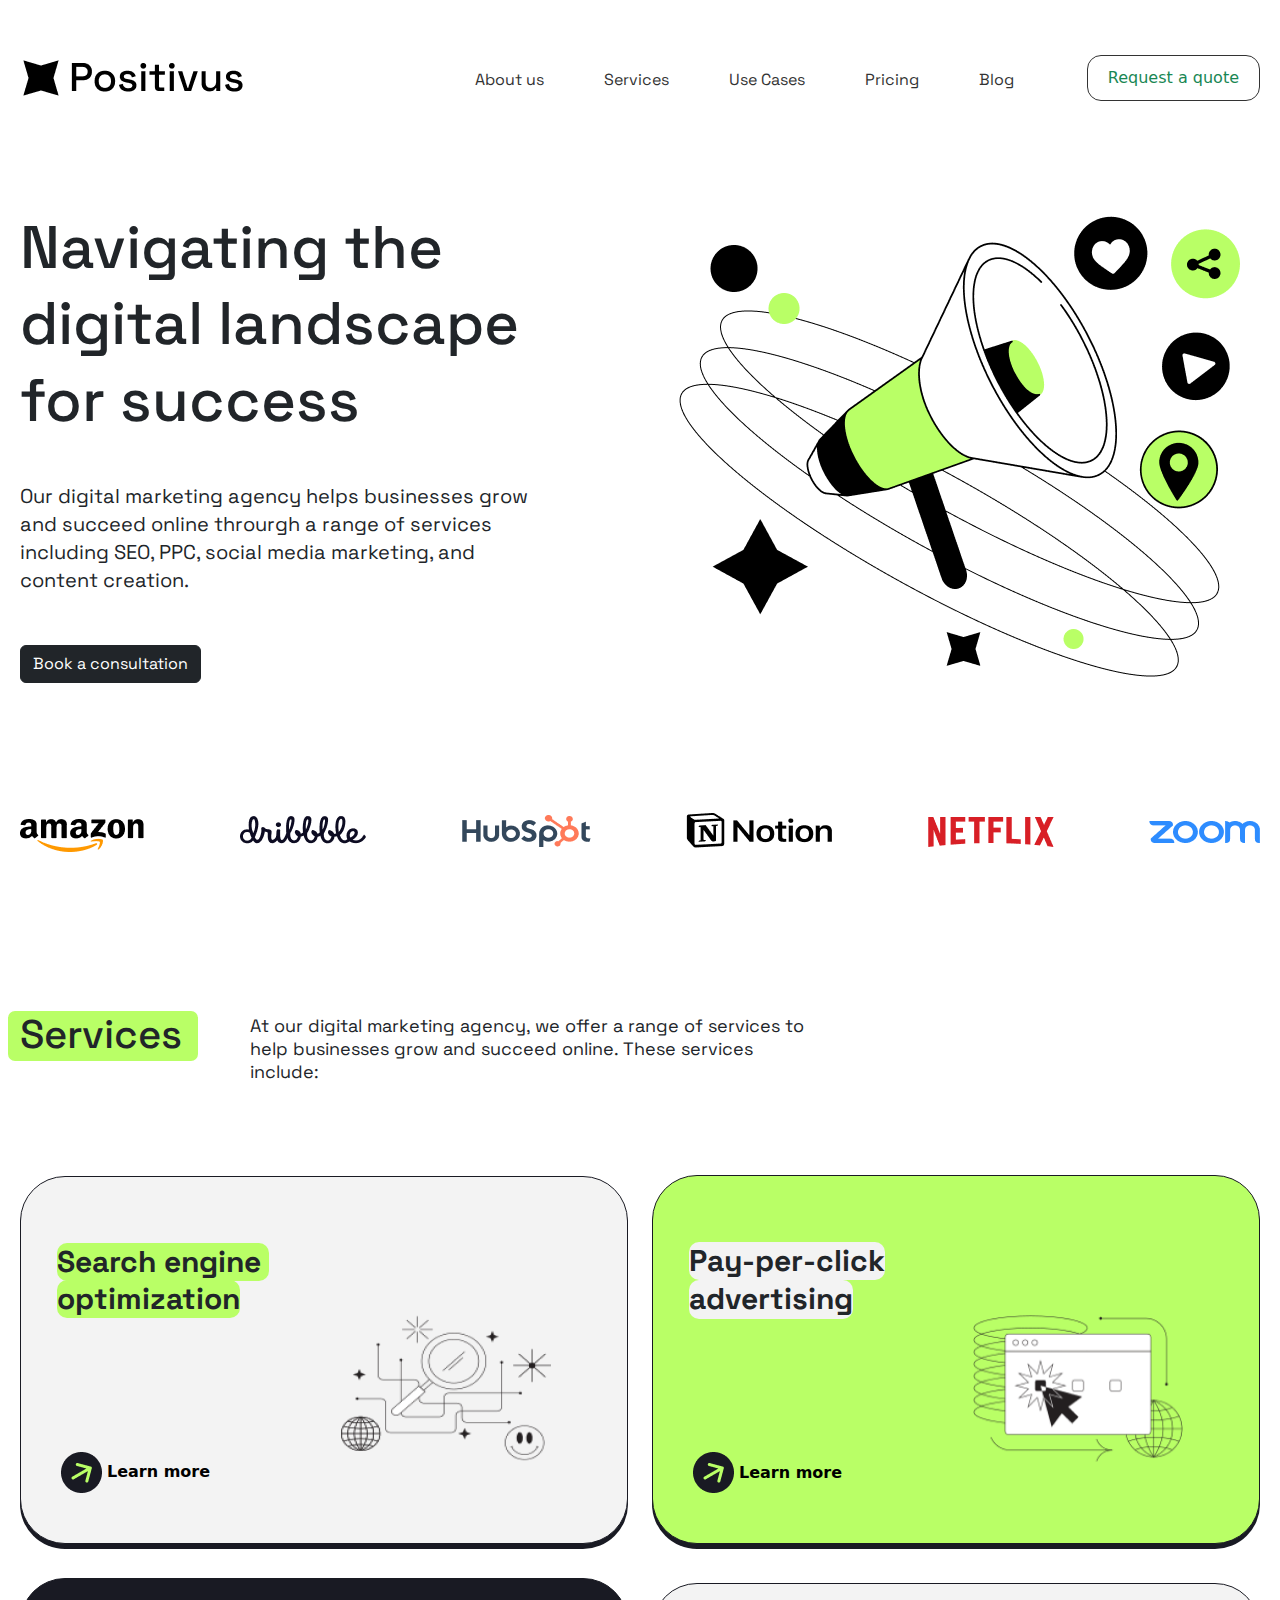
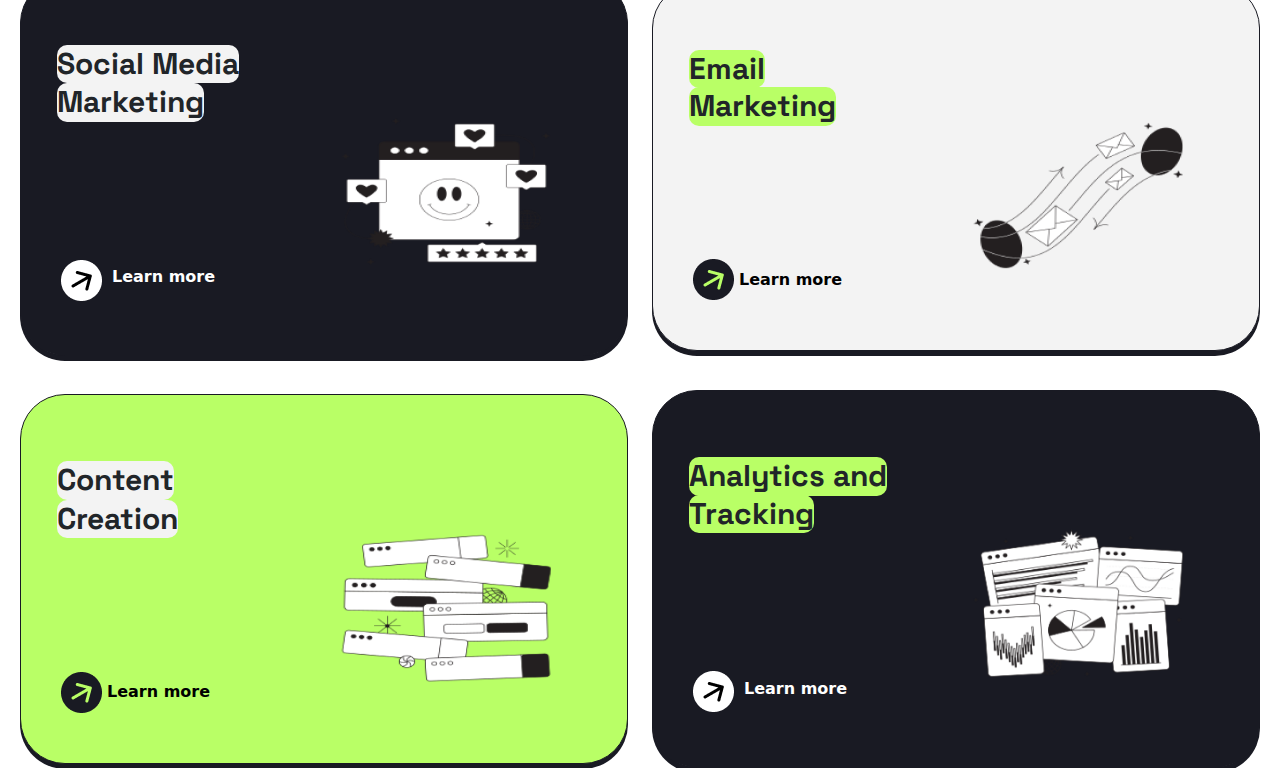
<file: index.html>
<!DOCTYPE html>
<html lang="en">
<head>
    <meta charset="UTF-8">
    <meta name="viewport" content="width=device-width, initial-scale=1.0">
    <link rel="stylesheet" href="https://cdn.jsdelivr.net/npm/bootstrap@5.3.3/dist/css/bootstrap.min.css">
    <link rel="stylesheet" href="css/index.css">
    <link href="https://fonts.googleapis.com/css2?family=Space+Grotesk:wght@300..700&display=swap" rel="stylesheet">
    <title> Positivus </title>
</head> 
<body>
    <section id="header">
        <div class="container">
            <div class="row">
                <div class="col logo-container">
                    <img src="img/logo.png" alt="logo" class="img-nav">
                </div>
                <div class="col nav-container">
                    <ul class="nav-list">
                        <li><a href="#">About us</a></li>
                        <li><a href="#">Services</a></li>
                        <li><a href="#">Use Cases</a></li>
                        <li><a href="#">Pricing</a></li>
                        <li><a href="#">Blog</a></li>
                    </ul>
                        <div class="button">
                            <button class="btn btn-outline-success" type="submit">Request a quote</button>
                        </div>
                </div>
            </div>
        </div>
    </section>
    
    <section class="main">
        <div class="container">
            <div class="row">
                <div class="col-lg-6">
                    <div class="left-main-text">
                        <h1>Navigating the digital landscape for success</h1>
                        <p>Our digital marketing agency helps businesses
                            grow and succeed online throurgh a range of
                            services including SEO, PPC, social media marketing,
                            and content creation.
                        </p>
                        <div class="button-main">
                            <a href="#" class="btn btn-dark">Book a consultation</a>
                        </div>
                    </div>
                </div>
                <div class="col-lg-6">
                    <img 
                    src="img/Illustration.png" alt="illustration" class="img-full">
                </div>
            </div>
        </div>
    </section>

    <section class="hero">
        <div class="container">
            <div class="col-lg">
                <img src="img/amazon_logo.png" alt="company" class="img-company">
                <img src="img/dribble_logo.png" alt="company" class="img-company">
                <img src="img/hubspot_logo.png" alt="company" class="img-company">
                <img src="img/notion_logo.png" alt="company" class="img-company">
                <img src="img/netflix_logo.png" alt="company" class="img-company">
                <img src="img/zoom_logo.png" alt="company" class="img-company">
            </div>
        </div>
    </section>

    <section class="services">
        <div class="container">
            <div class="row">
                <div class="col-lg-5">
                    <h1>Services</h1>
                </div>
                <div class="col-lg-7">
                    <p>At our digital marketing agency, we offer a range of services to help businesses 
                    grow and succeed online. These services include:</p>
                </div>
            </div>
        </div>
    </section>

    <section class="cards">
        <div class="container">
            <div class="row row-cols-1 row-cols-md-2 g-4">
                <div class="col1">
                    <div class="card">
                        <div class="card-body">
                            <h3 class="card-title1">Search engine </h3> 
                        </div>
                        <div class="card-body">
                            <h3 class="card-title2">optimization</h3> 
                        </div>
                        <img src="img/Card1.png" class="card-img-top" alt="">
                        <a href="#" class="card-link">
                            <img src="img/Icon1.png" alt="Arrow Icon"/>
                            Learn more
                        </a>
                    </div>
                </div>
                <div class="col2">
                    <div class="card">
                        <div class="card-body">
                            <h3 class="card-title3">Pay-per-click</h3>
                        </div>
                        <div class="card-body">
                            <h3 class="card-title4">advertising</h3>
                        </div>
                        <img src="img/Card2.png" class="card-img-top" alt="">
                        <a href="#" class="card-link">
                            <img src="img/Icon1.png" alt="Arrow Icon"/>
                            Learn more
                        </a>
                    </div>
                </div>
                <div class="col3">
                    <div class="card">
                        <div class="card-body">
                            <h3 class="card-title3">Social Media</h3>
                        </div>
                        <div class="card-body">
                            <h3 class="card-title4">Marketing</h3>
                        </div>
                        <img src="img/Card3.png" class="card-img-top" alt="">
                        <a href="#" class="card-link">
                            <img src="img/Icon2.png" alt="Arrow Icon"/>
                            <p>Learn more</p>
                        </a>
                    </div>
                </div>
                <div class="col4">
                    <div class="card">
                        <div class="card-body">
                            <h3 class="card-title1">Email</h3>
                        </div>
                        <div class="card-body">
                            <h3 class="card-title2">Marketing</h3>
                        </div>
                        <img src="img/Card4.png" class="card-img-top" alt="">
                        <a href="#" class="card-link">
                            <img src="img/Icon1.png" alt="Arrow Icon"/>
                            Learn more
                        </a>
                    </div>
                </div>
                <div class="col5">
                    <div class="card">
                        <div class="card-body">
                            <h3 class="card-title3">Content</h3>
                        </div>
                        <div class="card-body">
                            <h3 class="card-title4">Creation</h3>
                        </div>
                        <img src="img/Card5.png" class="card-img-top" alt="">
                        <a href="#" class="card-link">
                            <img src="img/Icon1.png" alt="Arrow Icon"/>
                            Learn more
                        </a>
                    </div>
                </div>
                <div class="col6">
                    <div class="card">
                        <div class="card-body">
                            <h3 class="card-title1">Analytics and</h3>
                        </div>
                        <div class="card-body">
                            <h3 class="card-title2">Tracking</h3>
                        </div>
                        <img src="img/Card6.png" class="card-img-top" alt="">
                        <a href="#" class="card-link">
                            <img src="img/Icon2.png" alt="Arrow Icon"/>
                            <p>Learn more</p>
                        </a>
                    </div>
                </div>
            </div>
        </div>
    </section>

</body>
</html>
</file>
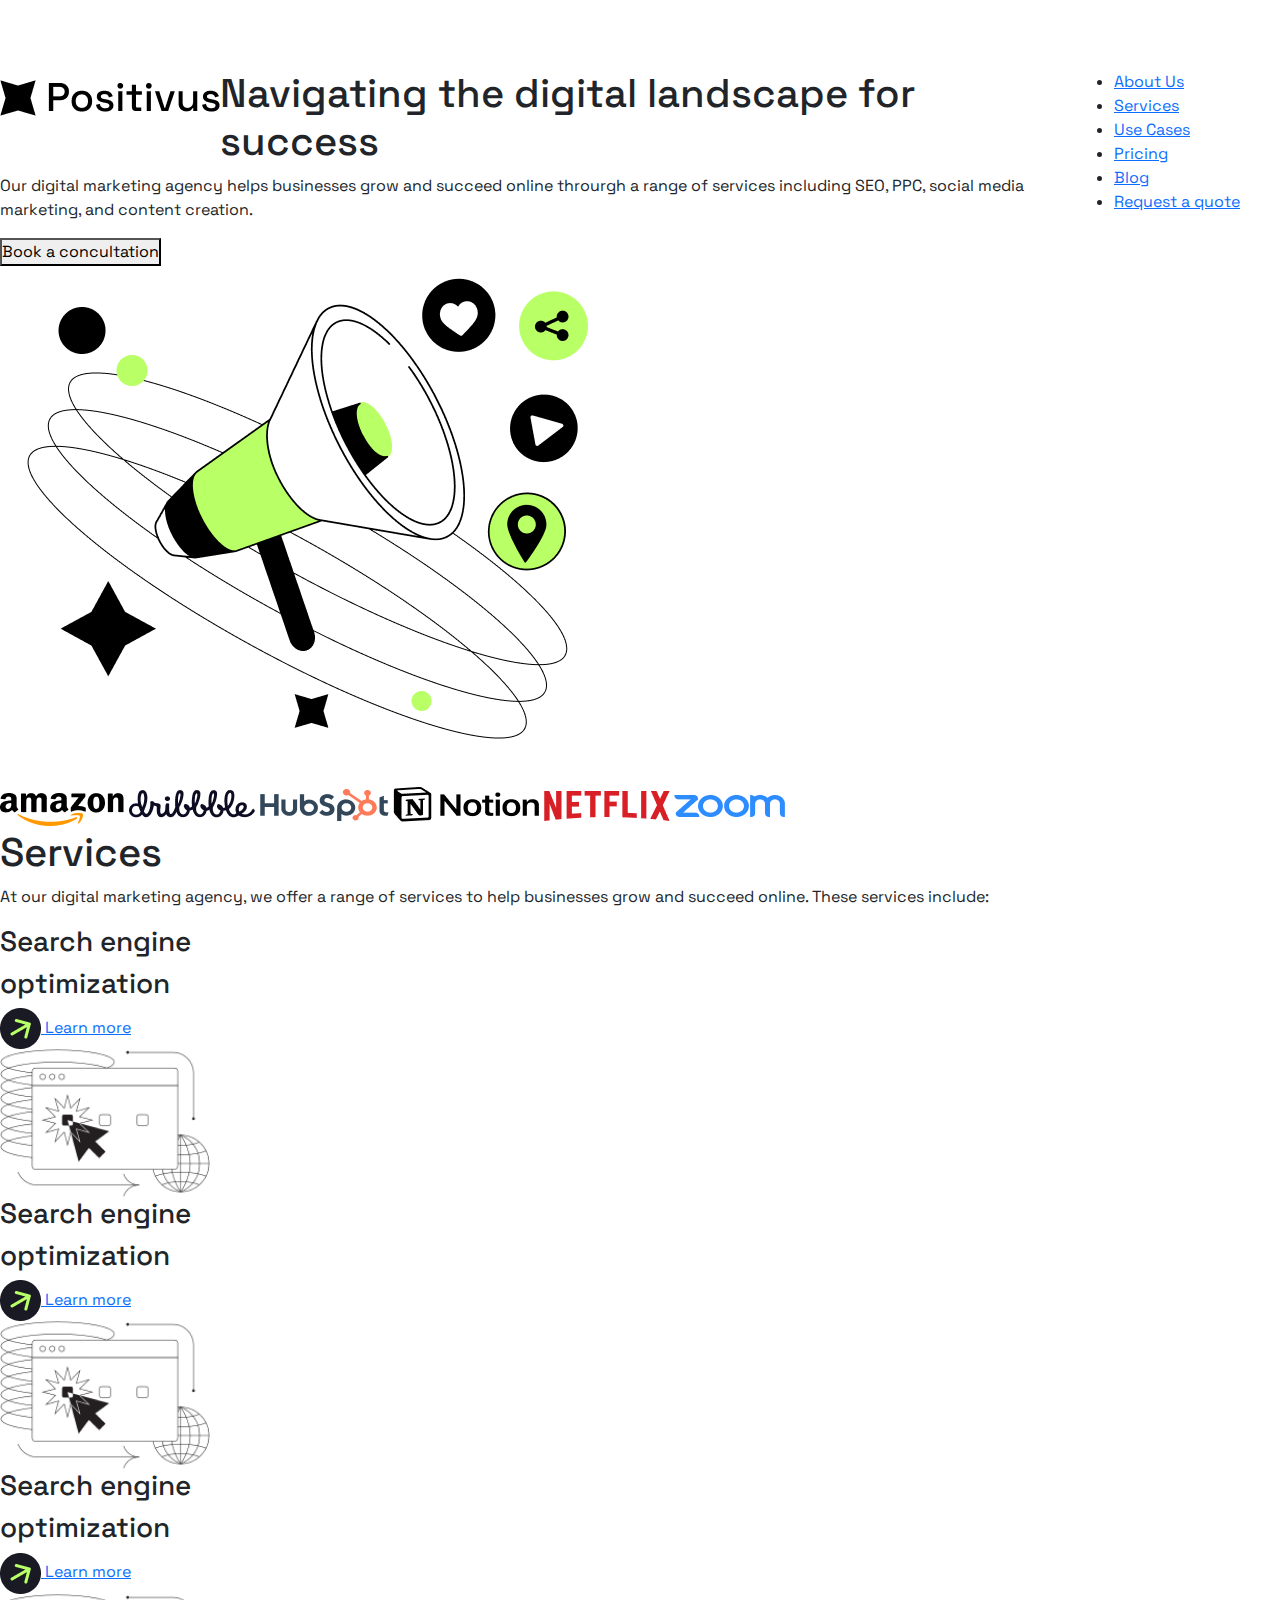
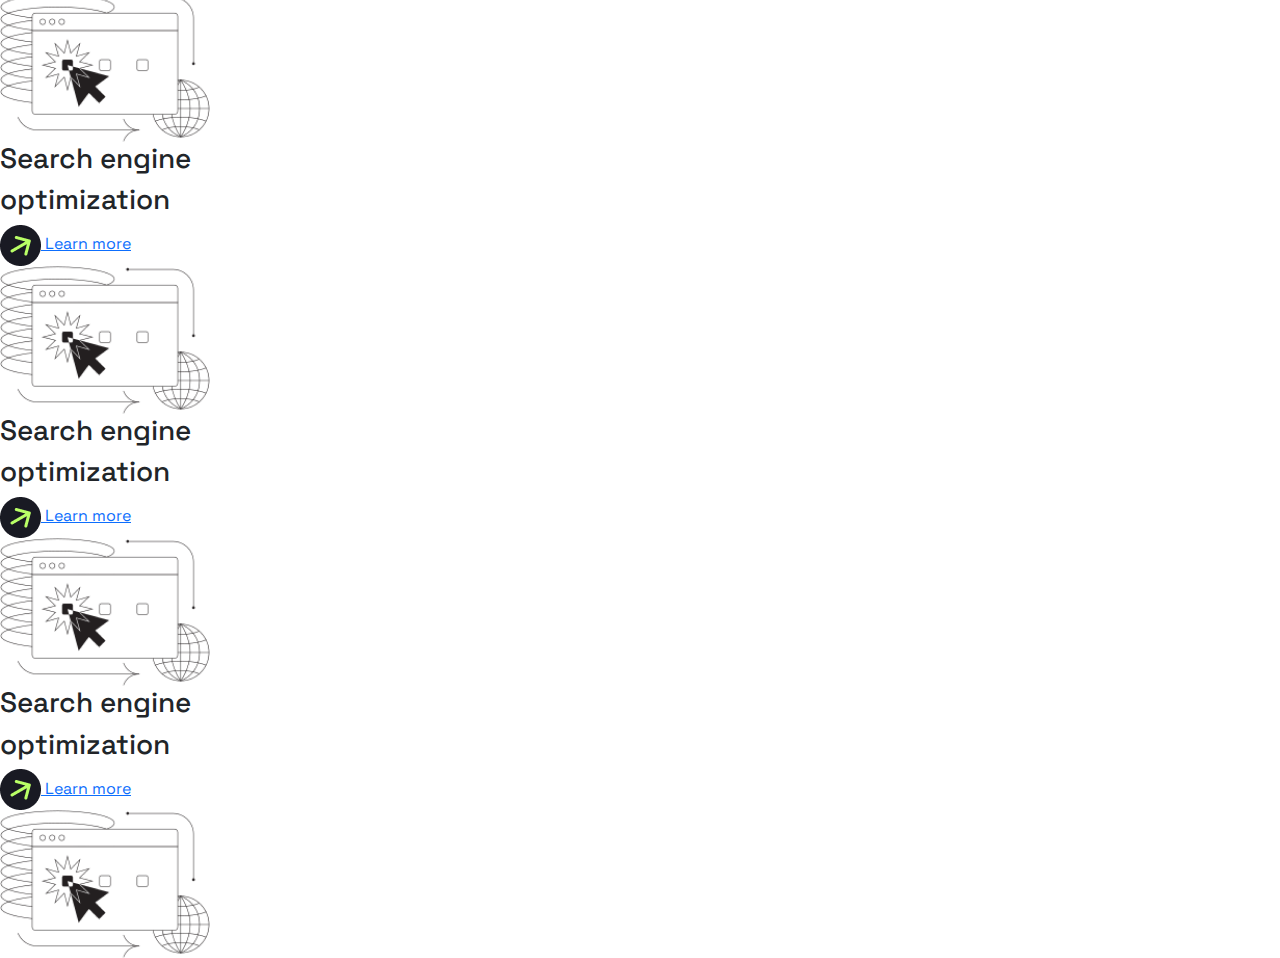
<file: positivus.html>
<!DOCTYPE html>
<html lang="en">
<head>
    <meta charset="UTF-8">
    <meta name="viewport" content="width=device-width, initial-scale=1.0">
    <link rel="stylesheet" href="https://cdn.jsdelivr.net/npm/bootstrap@5.3.3/dist/css/bootstrap.min.css">
    <link rel="stylesheet" href="css/positivus.css">
    <link href="https://fonts.googleapis.com/css2?family=Space+Grotesk:wght@300..700&display=swap" rel="stylesheet">
    <title>Positivus</title>
</head>
<body>
    <nav>
        <div class="header">
            <div class="logo">
                <img src="img/logo.png" alt="logo" class="">
            </div>
            <div class="navbar-list">
                <ul>
                    <li><a href="#aboutus">About Us</a></li>
                    <li><a href="#services">Services</a></li>
                    <li><a href="#usecases">Use Cases</a></li>
                    <li><a href="#pricing">Pricing</a></li>
                    <li><a href="#blog">Blog</a></li>
                    <li><a href="" class="button">Request a quote</a></li>
                </ul>
            </div>
        </div>
    </nav>
    <section class="header">
        </div>
        <div class="main">
            <div class="frame-text">
                <h1>Navigating the digital landscape for success</h1>
                <p>Our digital marketing agency helps businesses
                    grow and succeed online throurgh a range of
                    services including SEO, PPC, social media marketing,
                    and content creation.
                </p>
                <button class="button-hero">Book a concultation</button>
            </div>
            <div class="ilustration">
                <img src="img/Illustration.png" alt="illustration" class="img-full">
            </div>
        </div>
    </section>
    <section class="icon">
        <div class="icons">
            <div class="iconic">
                <img src="img/amazon_logo.png" alt="company" class="img-company">
                    <img src="img/dribble_logo.png" alt="company" class="img-company">
                    <img src="img/hubspot_logo.png" alt="company" class="img-company">
                    <img src="img/notion_logo.png" alt="company" class="img-company">
                    <img src="img/netflix_logo.png" alt="company" class="img-company">
                    <img src="img/zoom_logo.png" alt="company" class="img-company">
            </div>
        </div>
    </section>
    <section class="heding">
        <div class="frame-heading">
            <h1>Services</h1>
            <p>At our digital marketing agency, we offer a range of services to help businesses 
                grow and succeed online. These services include:
            </p>
        </div>
    </section>
    <section class="cards">
        <div class="frame-card">
            <div class="carding">
                <div class="card1">
                    <div class="card-body">
                        <h3>Search engine</h3>
                        <h3>optimization</h3>
                    </div>
                    <a href="#" class="card-link">
                        <img src="img/Icon1.png" alt="Arrow Icon"/>
                        Learn more
                    </a>
                    <div class="image1">
                        <img src="img/Card2.png" alt="card">
                    </div>
                </div>
                <div class="card1">
                    <div class="card-body">
                        <h3>Search engine</h3>
                        <h3>optimization</h3>
                    </div>
                    <a href="#" class="card-link">
                        <img src="img/Icon1.png" alt="Arrow Icon"/>
                        Learn more
                    </a>
                    <div class="image1">
                        <img src="img/Card2.png" alt="card">
                    </div>
                </div>
                <div class="card1">
                    <div class="card-body">
                        <h3>Search engine</h3>
                        <h3>optimization</h3>
                    </div>
                    <a href="#" class="card-link">
                        <img src="img/Icon1.png" alt="Arrow Icon"/>
                        Learn more
                    </a>
                    <div class="image1">
                        <img src="img/Card2.png" alt="card">
                    </div>
                </div>
                <div class="card1">
                    <div class="card-body">
                        <h3>Search engine</h3>
                        <h3>optimization</h3>
                    </div>
                    <a href="#" class="card-link">
                        <img src="img/Icon1.png" alt="Arrow Icon"/>
                        Learn more
                    </a>
                    <div class="image1">
                        <img src="img/Card2.png" alt="card">
                    </div>
                </div>
                <div class="card1">
                    <div class="card-body">
                        <h3>Search engine</h3>
                        <h3>optimization</h3>
                    </div>
                    <a href="#" class="card-link">
                        <img src="img/Icon1.png" alt="Arrow Icon"/>
                        Learn more
                    </a>
                    <div class="image1">
                        <img src="img/Card2.png" alt="card">
                    </div>
                </div>
                <div class="card1">
                    <div class="card-body">
                        <h3>Search engine</h3>
                        <h3>optimization</h3>
                    </div>
                    <a href="#" class="card-link">
                        <img src="img/Icon1.png" alt="Arrow Icon"/>
                        Learn more
                    </a>
                    <div class="image1">
                        <img src="img/Card2.png" alt="card">
                    </div>
                </div>
            </div>
        </div>
    </section>

    

    
</body>
</html>
</file>
<file: css/index.css>
* {
    margin: 0;
    padding: 0;
    box-sizing: border-box;
}

.main {
    padding: 20px 0;
}

.container {
    padding: 50px;
    margin-left: auto;
    margin-right: auto;
    max-width: 1950px;
    padding: 0 20px;
    /* background-color: rgb(164, 108, 56); */
}

.row {
    display: flex;
    align-items: center;
    margin-top: 20px;
}

.logo-container {
    width: 219.54px;
    padding: 10px 0px 10px 0px;
    gap: 10px;
    margin-left: 15px;
    margin-top: 20px;
}

.nav-container {
    flex: 2;
    display: flex;
    justify-content: space-between;
    align-items: center;
}

.nav-list {
    list-style: none;
    display: flex;
    gap: 40px;
    width: Hug (811px)px;
    height: Hug (68px)px;
    margin-top: 20px;
}

.nav-list li {
    margin-right: 20px;
    margin-top: 20px;
}

.nav-list li a {
    font-family: 'Space Grotesk';
    text-decoration: none;
    color: #333;
}

.button {
    margin-left: auto;
    margin-top: 20px;
}

.button .btn {
    background-color: #fff;
    border: 1px solid #333;
    padding: 10px 20px;
    cursor: pointer;
    font-size: 1em;
    border-radius: 14px;
}

.button .btn:hover {
    background-color: #333;
    color: #fff;
}

.img-full{
    width: 600,46px;
    height: 515px;
    border: 1px;
    display: flex;
    margin-top: 30px;
}

.left-main-text{
    margin-top: 20px;
    display: flex;
    flex-direction: column;
    align-items: flex-start;
    justify-content: center;
    margin-bottom: 50px;
    margin-top: 50px;
    width: 531px;
    height: 481px;
    gap: 35px;
    font-family: 'Space Grotesk';
}
.left-main-text h1{
    font-family: Space Grotesk;
    font-size: 60px;
    font-weight: 500;
    line-height: 76.56px;
    text-align: left;

}
.left-main-text p{
    font-family: Space Grotesk;
    font-size: 20px;
    font-weight: 400;
    line-height: 28px;
    text-align: left;

}

.btn-main .btn {
    width: 264px;
    height: 68px;
    padding: 20px 35px 20px 35px;
    gap: 10px;
    border-radius: 14px;
    

}
.btn:hover {
    background-color: #191A23;
    ;
}

.col-lg-6 .img-nav{
    display: flex;
    flex-direction: column;
    width: 219,54px;
    height: 56px;
    gap: 10px;

}
.col-lg-6{
    gap: 70px;
}

.col-lg {
    margin-top: 50px;
    width: Fixed 1,440px;
    height: 48px;
    display: flex;
    justify-content: space-between;
    padding: 0px, 100px, 0px, 100px;    
}
.img-company{
    gap: 95.91px;

}

.col-lg-5{
    background-color: #B9FF66;
    background-size: auto;
    margin-top: 115px;
    margin-right: 40px;
    width: 15%;
    height: 50px;
    border-radius: 7px;
    gap: 40px;
    font-family: 'Space Grotesk';
    padding: -10px;
}
.container .col-lg-5-7{
    margin-top: 20px;
    margin-bottom: -40px;
}
.col-lg-7{
    font-family: 'Space Grotesk';
    margin-top: 140px;
    margin-bottom: 20px;
    margin-left: 0px;
    width: 600px;
    height: 46px;
    gap: 40px;
    font-size: 18px;
    line-height: 22.97px;
    font-weight: 400px;
}

.card{
    justify-content: space-between;
    padding: 50px;
    margin-bottom: -40px;
    display: flex;
    margin-top: 50px;
    width: fixed 600px;
    border-radius: 45px;
    border: 1px solid #191A23;
    box-shadow: 0px 5px 0px 0px #191A23;
}
.container .card  {
    padding: 0 20px;   
}

.col1 .card{
    background-color: #F3F3F3;
}
.col1 .card-title{
    background-color: #B9FF66;
}
.col2 .card{
    background-color: #B9FF66;
}
.col2 .card-title{
    background-color: #F3F3F3;
}
.col3 .card{
    background-color: #191A23;
}
.col3 .card-title{
    background-color:#F3F3F3;
}
.col4 .card{
    background-color: #F3F3F3;
}
.col4 .card-title{
    background-color: #B9FF66;
    text-align: left;
}
.col5 .card{
    background-color: #B9FF66;
}
.col5 .card-title{
    background-color: #F3F3F3;
}
.col6 .card{
    background-color: #191A23;
}
.col6 .card-title{
    background-color: #B9FF66;
}

.card-img-top{
    width: 210px;
    height: 147.62px;
    margin-left: 300px;
    margin-top: 10px;
    margin-bottom: -10px;
}
.card-body{
    margin: 0%;
    display: flex;
    align-items: flex-start;
    text-align: left;
    width: 50px;
    margin-bottom: -50px;
}
.card-body .card-title1 {
    font-family: 'Space Grotesk';
    background-color: #B9FF66;
    margin-top: 50px;
    width: 221px;
    border-radius: 10px;
    text-align: left;
    margin-bottom: 20px;
    font-size: 30px; 
    font-weight: bold; 
    line-height: 38.28px; /* Adjust line height to match the spacing between lines */
    white-space: pre; /* Preserve spaces and line breaks as in the image */
}
.card-body .card-title2 {
    font-family: 'Space Grotesk';
    background-color: #B9FF66;
    width: 183px;
    border-radius: 10px;
    text-align: left;
    margin-bottom: 20px;
    font-size: 30px; 
    font-weight: bold; 
    margin-top: -3px;
    line-height: 38.28px; /* Adjust line height to match the spacing between lines */
}
.card-body .card-title3 {
    font-family: 'Space Grotesk';
    background-color: #F3F3F3;
    margin-top: 50px;
    width: 221px;
    border-radius: 10px;
    text-align: left;
    margin-bottom: 20px;
    font-size: 30px; 
    font-weight: bold; 
    line-height: 38.28px; /* Adjust line height to match the spacing between lines */
    white-space: pre; /* Preserve spaces and line breaks as in the image */
}
.card-body .card-title4 {
    font-family: 'Space Grotesk';
    background-color: #F3F3F3;
    width: 183px;
    border-radius: 10px;
    text-align: left;
    margin-bottom: 20px;
    font-size: 30px; 
    font-weight: bold; 
    margin-top: -2px;
    line-height: 38.28px; /* Adjust line height to match the spacing between lines */
}

.card-link {
    display: flex;
    align-items: center;
    margin-bottom: 50px;
    text-decoration: none;
    color: #000;
    font-weight: bold;
}
.card-link img {
    margin-right: 5px;
    margin-left: 20px;
}
.card-link p{
    margin-top: 10px;
    color: #fff;
    margin-left: 5px;
}
</file>
<file: css/positivus.css>
/* Reset some default browser styles */
* {
    margin: 0px;
    padding: 0px;
    text-decoration: none;
}
body{
    margin: 0px;
    padding: 0px;
    font-family: 'space grotesk';
}

.header{
    width: 1240px;
    margin-right: 100px;
    margin-top: 70px;
    position: relative;
}
.logo{
    float: left;
}
.navbar-list{
    float: right;
}
.nav{
    width: 1440px;
    margin: auto;
    display: flex;
    line-height: 80px;
}
</file>
